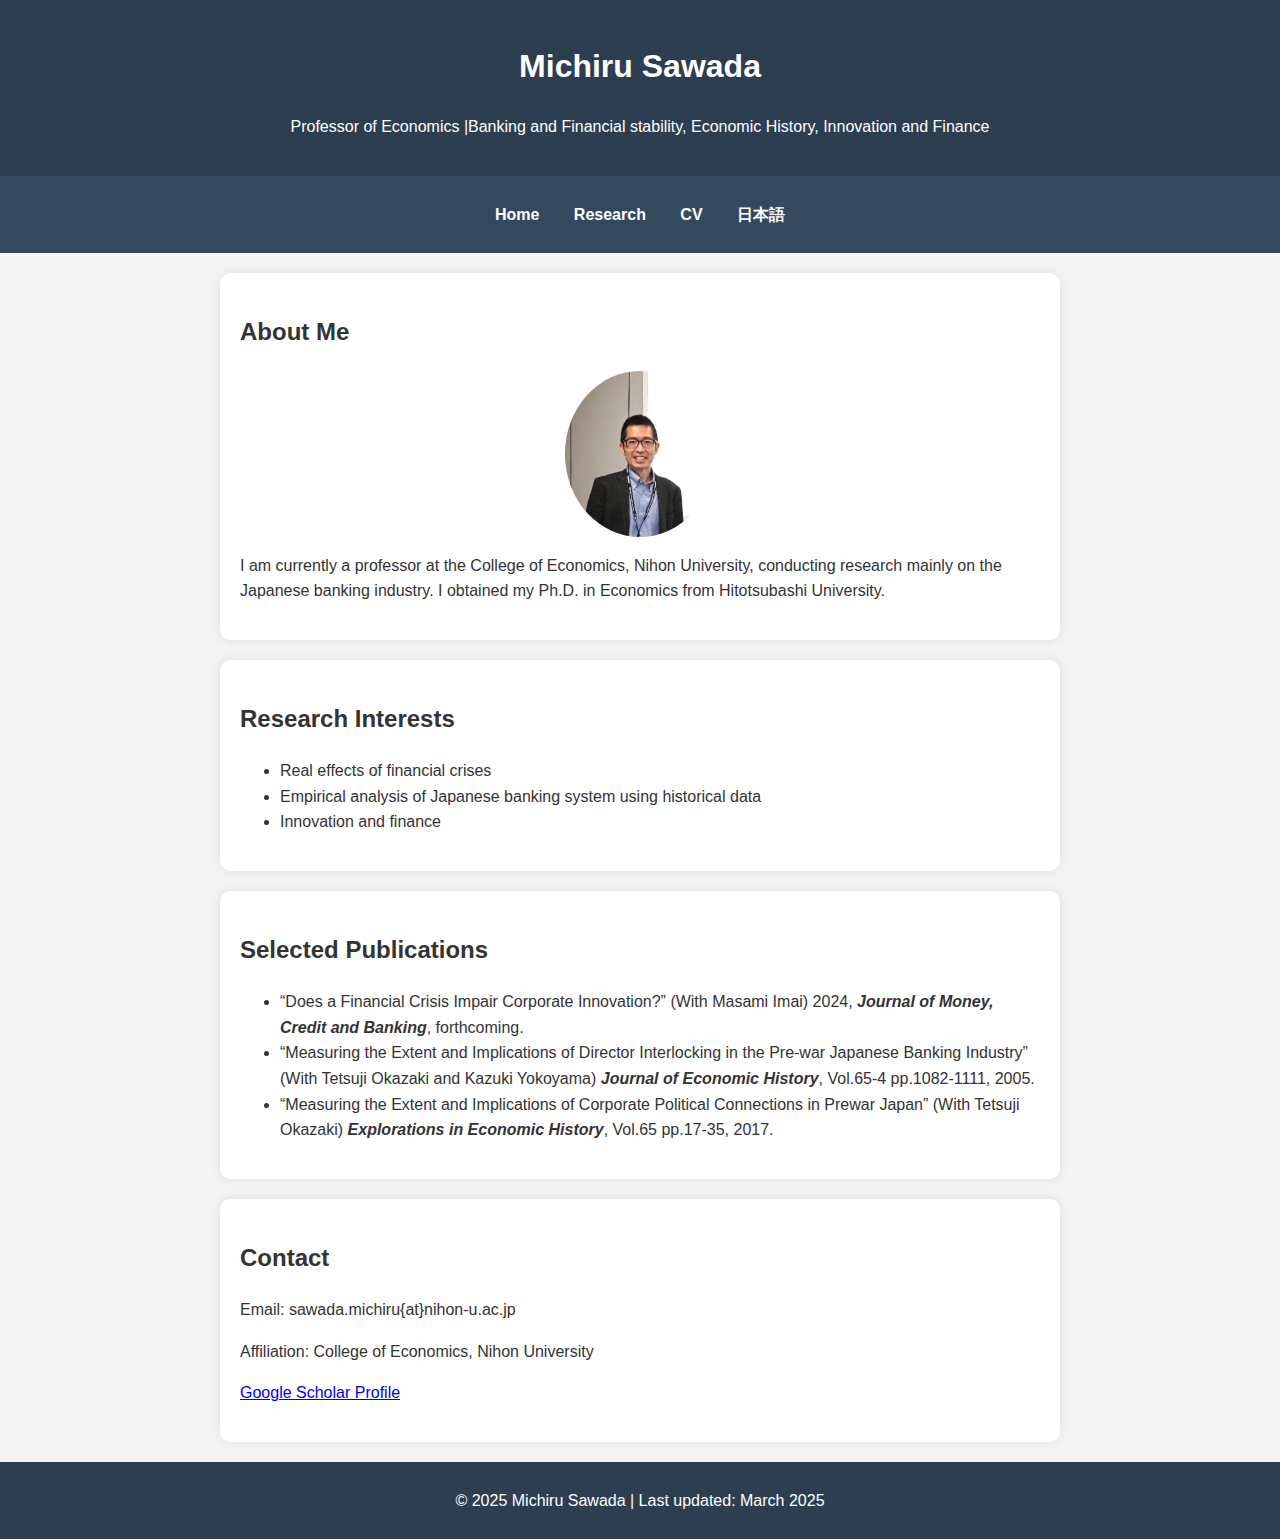
<file: index.html>
<!DOCTYPE html>
<html lang="en">
<head>
    <meta charset="UTF-8">
    <meta name="viewport" content="width=device-width, initial-scale=1.0">
    <title>澤田充のぺージ</title>
    <link rel="stylesheet" href="style.css">
</head>
<body>
    <header>
        <h1>Michiru Sawada</h1>
        <p>Professor of Economics |Banking and Financial stability, Economic History, Innovation and Finance</p>
    </header>

    <nav>
        <ul>
            <li><a href="index.html">Home</a></li>
            <li><a href="research.html">Research</a></li>
            <li><a href="cv.html">CV</a></li>
            <li><a href="index_jp.html">日本語</a></li>
        </ul>
    </nav>

    <section id="about">
        <h2>About Me</h2>
        <img src="profile.jpg" alt="Profile Photo" class="profile-img">
        <p>I am currently a professor at the College of Economics, Nihon University, conducting research mainly on the Japanese banking industry. I obtained my Ph.D. in Economics from Hitotsubashi University.</p>
    </section>

    <section id="research">
        <h2>Research Interests</h2>
        <ul>
            <li>Real effects of financial crises</li>
            <li>Empirical analysis of Japanese banking system using historical data</li>
            <li>Innovation and finance</li>
        </ul>
    </section>

    <section id="publications">
        <h2>Selected Publications</h2>
        <ul>
            <li>“Does a Financial Crisis Impair Corporate Innovation?” (With Masami Imai) 2024, <b><i>Journal of Money, Credit and Banking</i></b>, forthcoming.</li>
            <li>“Measuring the Extent and Implications of Director Interlocking in the Pre-war Japanese Banking Industry” (With Tetsuji Okazaki and Kazuki Yokoyama)  <b><i>Journal of Economic History</i></b>, Vol.65-4 pp.1082-1111, 2005.</li>
            <li>“Measuring the Extent and Implications of Corporate Political Connections in Prewar Japan” (With Tetsuji Okazaki) <b><i>Explorations in Economic History</i></b>, Vol.65 pp.17-35, 2017.</li>
        </ul>
    </section>

    <section id="contact">
        <h2>Contact</h2>
        <p>Email: sawada.michiru{at}nihon-u.ac.jp</p>
        <p>Affiliation: College of Economics, Nihon University</p>
        <p><a href="https://scholar.google.com/citations?user=YVajYOoAAAAJ&hl=ja&oi=sra" target="_blank">Google Scholar Profile</a></p>
    </section>

    <footer>
        <p>&copy; 2025 Michiru Sawada | Last updated: March 2025</p>
    </footer>
</body>
</html>
</file>
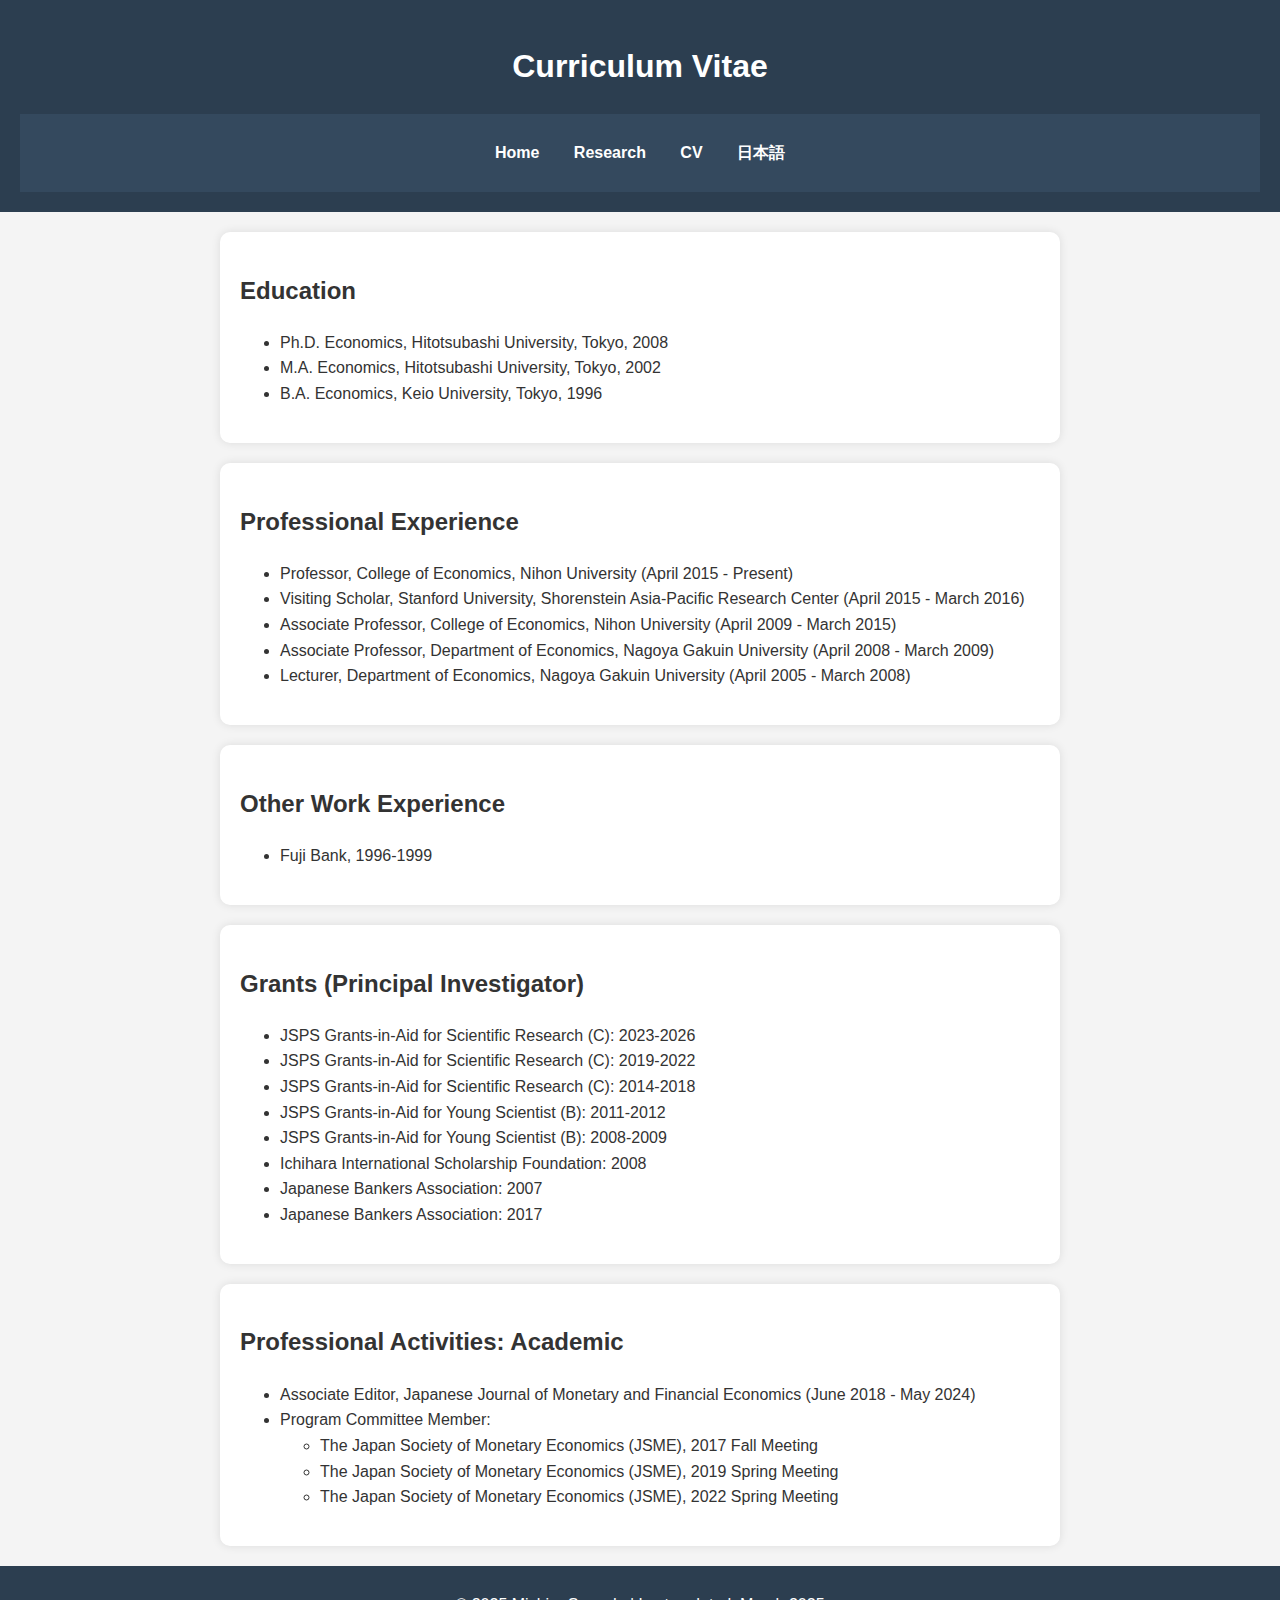
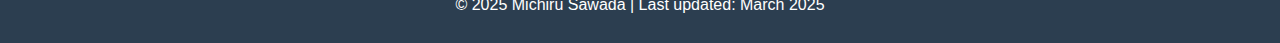
<file: cv.html>
<!DOCTYPE html>
<html lang="en">
<head>
    <meta charset="UTF-8">
    <meta name="viewport" content="width=device-width, initial-scale=1.0">
    <title>Curriculum Vitae</title>
    <link rel="stylesheet" href="style.css">
</head>
<body>
    <header>
        <h1>Curriculum Vitae</h1>
        <nav>
            <ul>
                <li><a href="index.html">Home</a></li>
                <li><a href="research.html">Research</a></li>
                <li><a href="cv.html">CV</a></li>
                <li><a href="index_jp.html">日本語</a></li>
            </ul>
        </nav>
    </header>

    <section id="education">
        <h2>Education</h2>
        <ul>
            <li>Ph.D. Economics, Hitotsubashi University, Tokyo, 2008</li>
            <li>M.A. Economics, Hitotsubashi University, Tokyo, 2002</li>
            <li>B.A. Economics, Keio University, Tokyo, 1996</li>
        </ul>
    </section>

    <section id="experience">
        <h2>Professional Experience</h2>
        <ul>
            <li>Professor, College of Economics, Nihon University (April 2015 - Present)</li>
            <li>Visiting Scholar, Stanford University, Shorenstein Asia-Pacific Research Center (April 2015 - March 2016)</li>
            <li>Associate Professor, College of Economics, Nihon University (April 2009 - March 2015)</li>
            <li>Associate Professor, Department of Economics, Nagoya Gakuin University (April 2008 - March 2009)</li>
            <li>Lecturer, Department of Economics, Nagoya Gakuin University (April 2005 - March 2008)</li>
        </ul>
    </section>

    <section id="other-experience">
        <h2>Other Work Experience</h2>
        <ul>
            <li>Fuji Bank, 1996-1999</li>
        </ul>
    </section>

    <section id="grants">
        <h2>Grants (Principal Investigator)</h2>
        <ul>
            <li>JSPS Grants-in-Aid for Scientific Research (C): 2023-2026</li>
            <li>JSPS Grants-in-Aid for Scientific Research (C): 2019-2022</li>
            <li>JSPS Grants-in-Aid for Scientific Research (C): 2014-2018</li>
            <li>JSPS Grants-in-Aid for Young Scientist (B): 2011-2012</li>
            <li>JSPS Grants-in-Aid for Young Scientist (B): 2008-2009</li>
            <li>Ichihara International Scholarship Foundation: 2008</li>
            <li>Japanese Bankers Association: 2007</li>
            <li>Japanese Bankers Association: 2017</li>
        </ul>
    </section>

    <section id="activities">
        <h2>Professional Activities: Academic</h2>
        <ul>
            <li>Associate Editor, Japanese Journal of Monetary and Financial Economics (June 2018 - May 2024)</li>
            <li>Program Committee Member:
                <ul>
                    <li>The Japan Society of Monetary Economics (JSME), 2017 Fall Meeting</li>
                    <li>The Japan Society of Monetary Economics (JSME), 2019 Spring Meeting</li>
                    <li>The Japan Society of Monetary Economics (JSME), 2022 Spring Meeting</li>
                </ul>
            </li>
        </ul>
    </section>

    <footer>
        <p>&copy; 2025 Michiru Sawada | Last updated: March 2025</p>
    </footer>
</body>
</html>
</file>
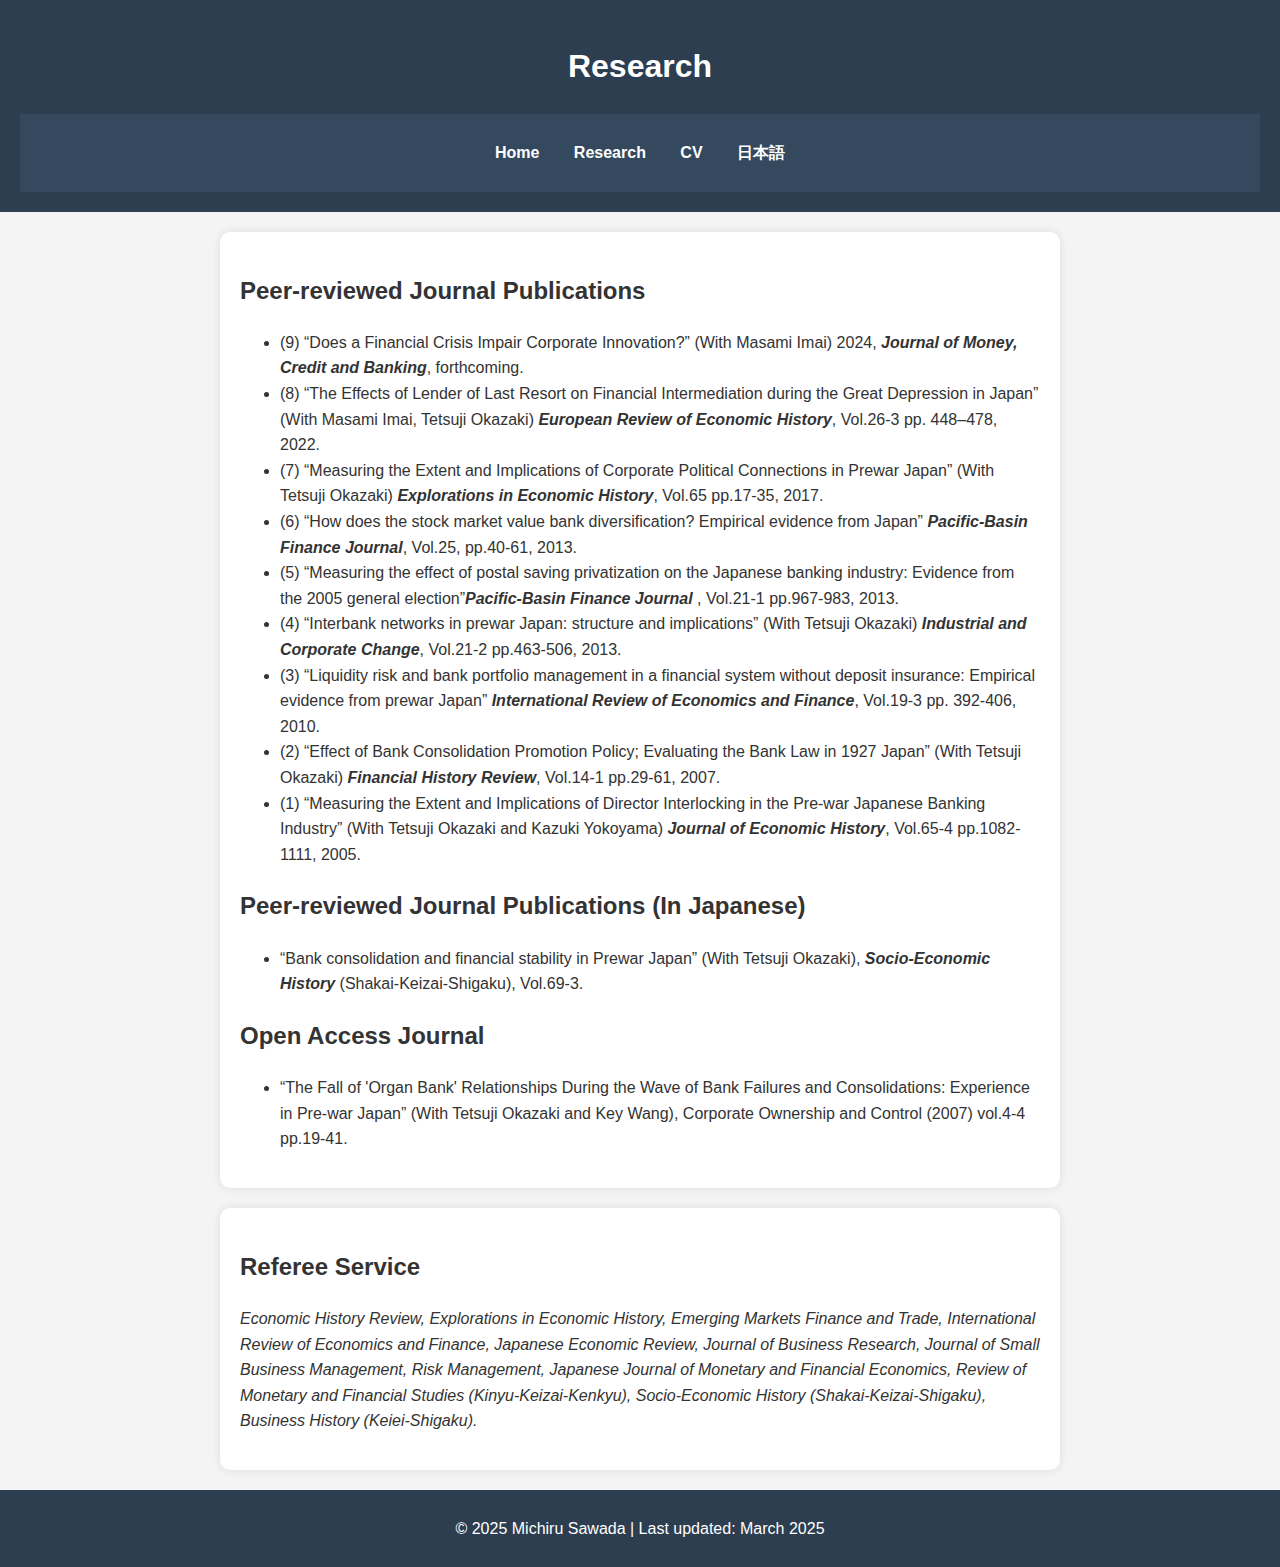
<file: research.html>
<!DOCTYPE html>
<html lang="en">
<head>
    <meta charset="UTF-8">
    <meta name="viewport" content="width=device-width, initial-scale=1.0">
    <title>Research</title>
    <link rel="stylesheet" href="style.css">
</head>
<body>
    <header>
        <h1>Research</h1>
        <nav>
            <ul>
                <li><a href="index.html">Home</a></li>
                <li><a href="research.html">Research</a></li>
                <li><a href="cv.html">CV</a></li>
                <li><a href="index_jp.html">日本語</a></li>
            </ul>
        </nav>
    </header>

    <section id="publications">
        <h2>Peer-reviewed Journal Publications</h2>
        <ul>
            <li>(9) “Does a Financial Crisis Impair Corporate Innovation?” (With Masami Imai) 2024, <b><i>Journal of Money, Credit and Banking</i></b>, forthcoming.</li>
            <li>(8) “The Effects of Lender of Last Resort on Financial Intermediation during the Great Depression in Japan” (With Masami Imai, Tetsuji Okazaki) <b><i>European Review of Economic History</i></b>, Vol.26-3 pp. 448–478, 2022.</li>
            <li>(7) “Measuring the Extent and Implications of Corporate Political Connections in Prewar Japan” (With Tetsuji Okazaki) <b><i>Explorations in Economic History</i></b>, Vol.65 pp.17-35, 2017.</li>
            <li>(6) “How does the stock market value bank diversification? Empirical evidence from Japan” <b><i>Pacific-Basin Finance Journal</i></b>, Vol.25, pp.40-61, 2013.</li>
            <li>(5) “Measuring the effect of postal saving privatization on the Japanese banking industry: Evidence from the 2005 general election”<b><i>Pacific-Basin Finance Journal</i></b> , Vol.21-1 pp.967-983, 2013.</li>
            <li>(4) “Interbank networks in prewar Japan: structure and implications” (With Tetsuji Okazaki) <b><i>Industrial and Corporate Change</i></b>, Vol.21-2 pp.463-506, 2013.</li>
            <li>(3) “Liquidity risk and bank portfolio management in a financial system without deposit insurance: Empirical evidence from prewar Japan”  <b><i>International Review of Economics and Finance</i></b>, Vol.19-3 pp. 392-406, 2010.</li>
            <li>(2) “Effect of Bank Consolidation Promotion Policy; Evaluating the Bank Law in 1927 Japan” (With Tetsuji Okazaki)  <b><i>Financial History Review</i></b>, Vol.14-1 pp.29-61, 2007.</li>
            <li>(1) “Measuring the Extent and Implications of Director Interlocking in the Pre-war Japanese Banking Industry” (With Tetsuji Okazaki and Kazuki Yokoyama)  <b><i>Journal of Economic History</i></b>, Vol.65-4 pp.1082-1111, 2005.</li>
        </ul>

        <h2>Peer-reviewed Journal Publications (In Japanese)</h2>
        <ul>
            <li>“Bank consolidation and financial stability in Prewar Japan” (With Tetsuji Okazaki), <b><i>Socio-Economic History</i></b> (Shakai-Keizai-Shigaku), Vol.69-3.</li>
        </ul>

        <h2>Open Access Journal</h2>
        <ul>
            <li>“The Fall of 'Organ Bank' Relationships During the Wave of Bank Failures and Consolidations: Experience in Pre-war Japan” (With Tetsuji Okazaki and Key Wang), Corporate Ownership and Control (2007) vol.4-4 pp.19-41.</li>
        </ul>
    </section>

    <section id="referee">
        <h2>Referee Service</h2>
        <p><i>Economic History Review, Explorations in Economic History, Emerging Markets Finance and Trade, International Review of Economics and Finance, Japanese Economic Review, Journal of Business Research, Journal of Small Business Management, Risk Management, Japanese Journal of Monetary and Financial Economics, Review of Monetary and Financial Studies (Kinyu-Keizai-Kenkyu), Socio-Economic History (Shakai-Keizai-Shigaku), Business History (Keiei-Shigaku).</i></p>
    </section>

    <footer>
        <p>&copy; 2025 Michiru Sawada | Last updated: March 2025</p>
    </footer>
</body>
</html>
</file>
<file: style.css>
body {
    font-family: Arial, sans-serif;
    line-height: 1.6;
    margin: 0;
    padding: 0;
    background-color: #f4f4f4;
    color: #333;
}

header {
    background: #2c3e50;
    color: white;
    padding: 20px;
    text-align: center;
}

nav {
    background: #34495e;
    padding: 10px;
    text-align: center;
}

nav ul {
    list-style: none;
    padding: 0;
}

nav ul li {
    display: inline;
    margin: 0 15px;
}

nav ul li a {
    color: white;
    text-decoration: none;
    font-weight: bold;
}

section {
    padding: 20px;
    margin: 20px auto;
    background: white;
    border-radius: 10px;
    box-shadow: 0 0 10px rgba(0, 0, 0, 0.1);
    max-width: 800px;
}

.profile-img {
    width: 150px;
    border-radius: 50%;
    display: block;
    margin: 10px auto;
}

footer {
    text-align: center;
    padding: 10px;
    background: #2c3e50;
    color: white;
}
</file>
